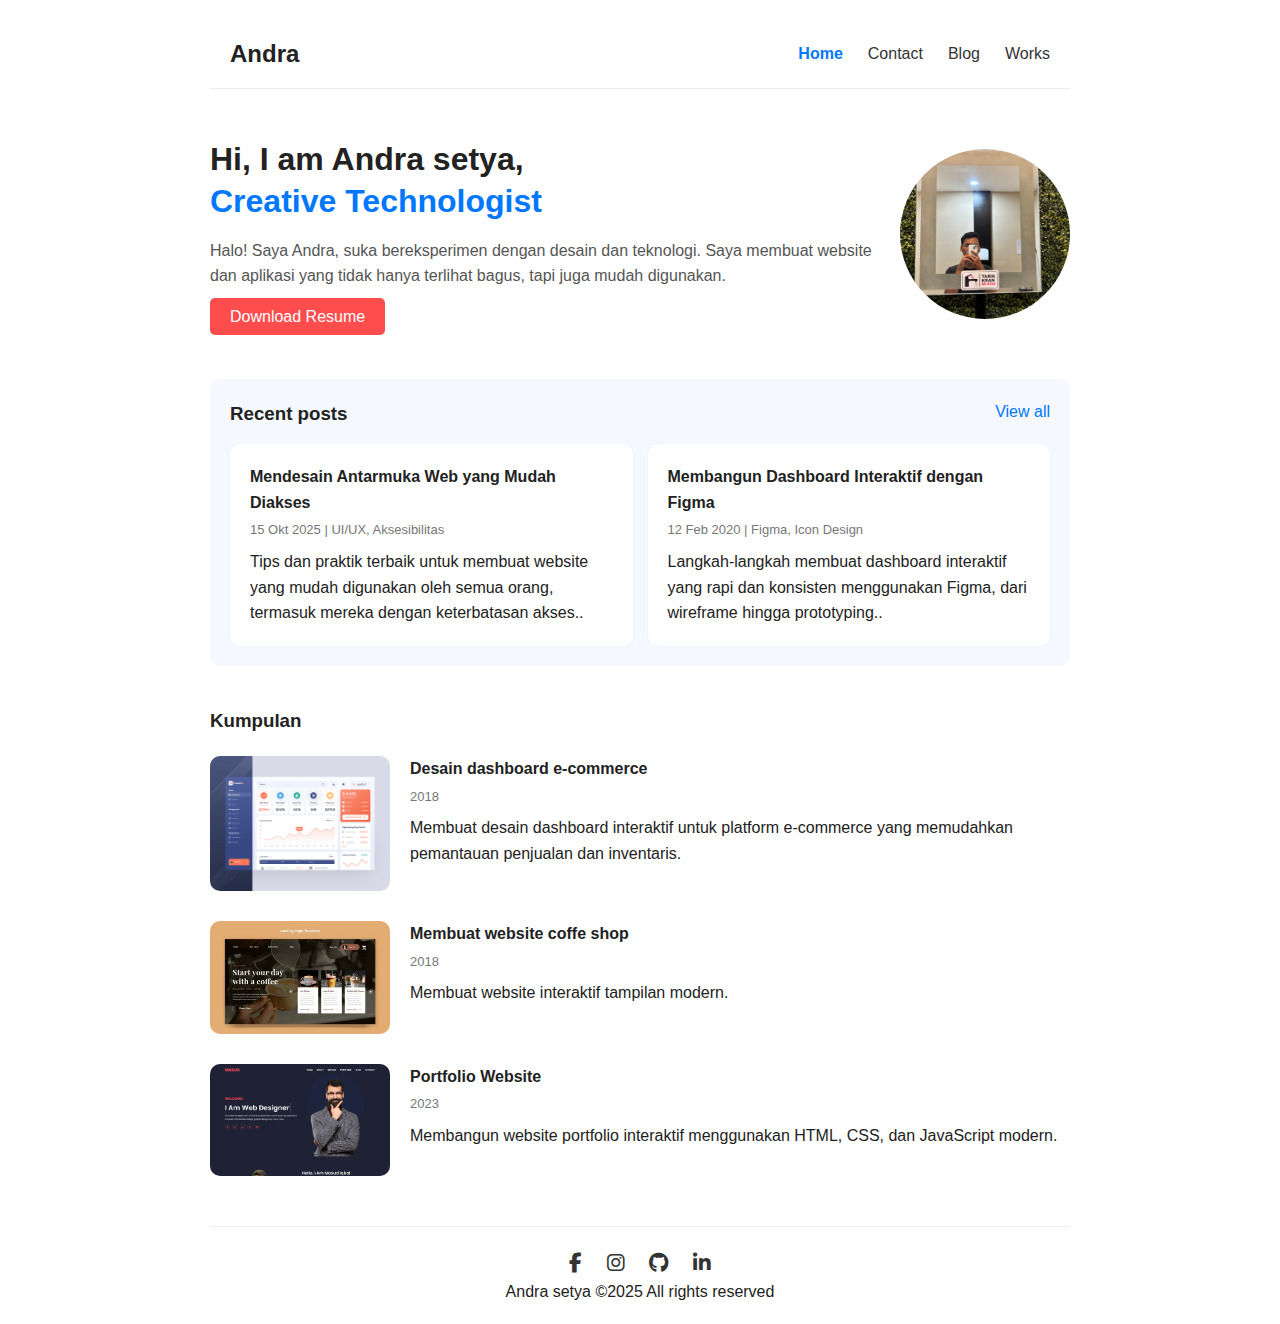
<file: index.html>
<!DOCTYPE html>
<html lang="en">

<head>
    <meta charset="UTF-8">
    <meta name="viewport" content="width=device-width, initial-scale=1.0">
    <title>Andra Setya Creative Technologist</title>
    <link rel="stylesheet" href="style.css">
    <link rel="stylesheet" href="https://cdnjs.cloudflare.com/ajax/libs/font-awesome/6.5.0/css/all.min.css">
</head>

<body>

    <header class="navbar">
        <h2 class="logo">Andra</h2>
        <nav id="nav-menu">
            <ul>
                <li><a href="index.html" class="active">Home</a></li>
                <li><a href="contact.html">Contact</a></li>
                <li><a href="blog.html">Blog</a></li>
                <li><a href="work.html">Works</a></li>
            </ul>
        </nav>
        <div class="menu-toggle" id="menu-toggle">&#9776;</div>
    </header>

    <section class="hero">
        <div class="hero-text">
            <h1>Hi, I am Andra setya, <br> <span>Creative Technologist</span></h1>
            <p>Halo! Saya Andra, suka bereksperimen dengan desain dan teknologi. Saya membuat website dan aplikasi yang
                tidak hanya terlihat bagus, tapi juga mudah digunakan.</p>
            <a href="#" class="btn">Download Resume</a>
        </div>
        <div class="hero-img">
            <img src="img/diri.jpg" alt="Andra Profile">
        </div>
    </section>

    <section class="recent-posts">
        <div class="section-header">
            <h3>Recent posts</h3>
            <a href="#">View all</a>
        </div>

        <div class="post-grid">
            <div class="post-card">
                <h4>Mendesain Antarmuka Web yang Mudah Diakses</h4>
                <p class="meta">15 Okt 2025 | UI/UX, Aksesibilitas</p>
                <p>Tips dan praktik terbaik untuk membuat website yang mudah digunakan oleh semua orang, termasuk mereka
                    dengan keterbatasan akses..</p>
            </div>
            <div class="post-card">
                <h4>Membangun Dashboard Interaktif dengan Figma</h4>
                <p class="meta">12 Feb 2020 | Figma, Icon Design</p>
                <p>Langkah-langkah membuat dashboard interaktif yang rapi dan konsisten menggunakan Figma, dari
                    wireframe hingga prototyping..</p>
            </div>
        </div>
    </section>

    <section class="featured-works">
        <h3>Kumpulan</h3>

        <div class="work-item">
            <img src="img/foto_dashboard.png" alt="Gambar Dashboard E-Commerce">
            <div class="work-text">
                <h4>Desain dashboard e-commerce</h4>
                <p class="work-meta">2018</p>
                <p>Membuat desain dashboard interaktif untuk platform e-commerce yang memudahkan pemantauan penjualan
                    dan inventaris.
                </p>
            </div>
        </div>

        <div class="work-item">
            <img src="img/kopi.webp" alt="Gambar Coffe Shop">
            <div class="work-text">
                <h4>Membuat website coffe shop</h4>
                <p class="work-meta">2018 </p>
                <p>Membuat website interaktif tampilan modern.
                </p>
            </div>
        </div>

        <div class="work-item">
            <img src="img/web_desain.jpg" alt="Portfolio Website">
            <div class="work-text">
                <h4>Portfolio Website</h4>
                <p class="work-meta">2023</p>
                <p>Membangun website portfolio interaktif menggunakan HTML, CSS, dan JavaScript modern.</p>
            </div>
        </div>

    </section>

    <footer id="contact">
        <div class="socials">
            <a href="https://facebook.com" target="_blank"><i class="fab fa-facebook-f"></i></a>
            <a href="https://instagram.com" target="_blank"><i class="fab fa-instagram"></i></a>
            <a href="https://github.com/Andra526" target="_blank"><i class="fab fa-github"></i></a>
            <a href="https://linkedin.com" target="_blank"><i class="fab fa-linkedin-in"></i></a>
        </div>
        <p>Andra setya ©2025 All rights reserved</p>
    </footer>

    <script>
        const toggle = document.getElementById('menu-toggle');
        const nav = document.querySelector('.navbar ul');
        toggle.addEventListener('click', () => {
            nav.classList.toggle('show');
        });
    </script>
</body>

</html>
</file>
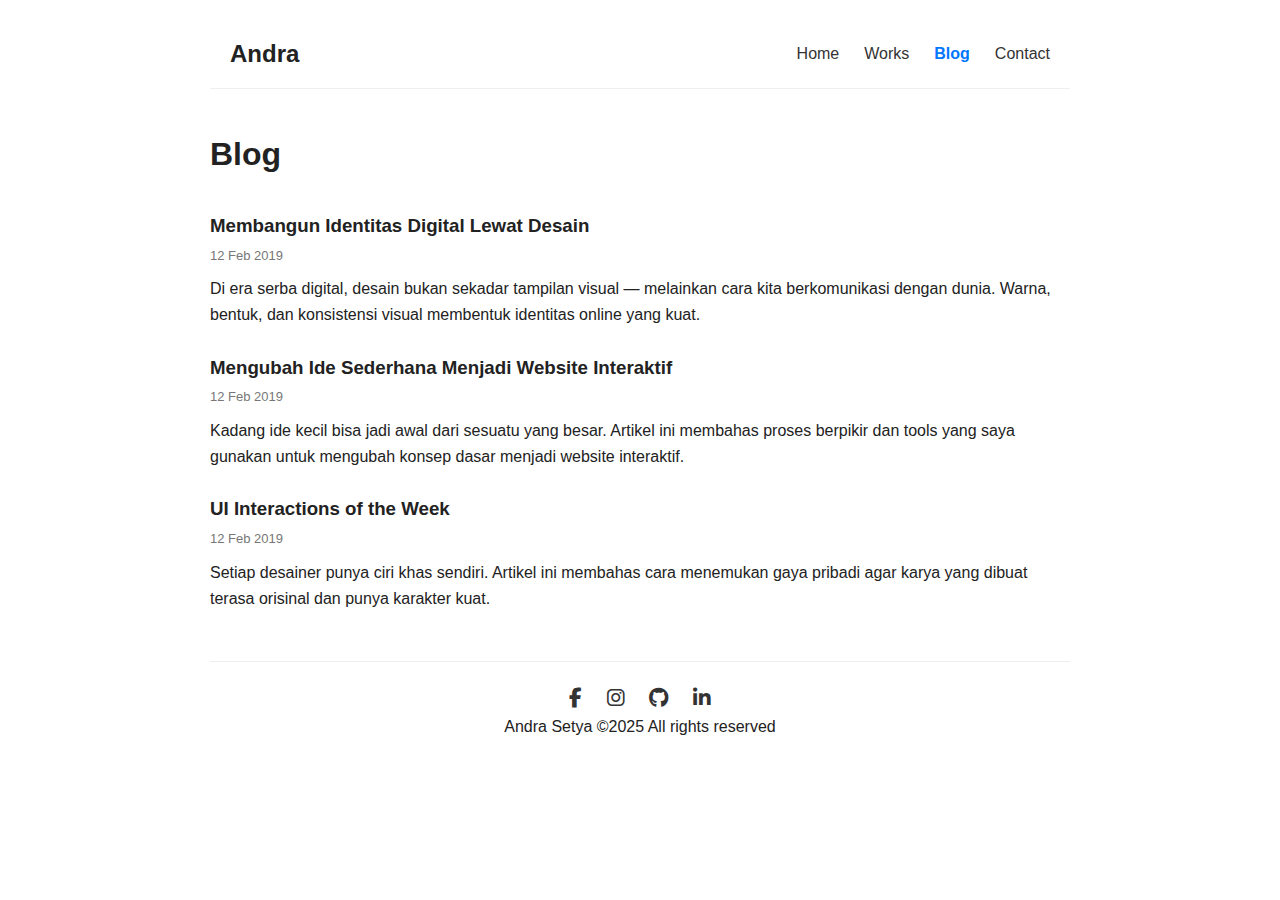
<file: blog.html>
<!DOCTYPE html>
<html lang="en">

<head>
    <meta charset="UTF-8">
    <meta name="viewport" content="width=device-width, initial-scale=1.0">
    <title>Blog - Andra setya</title>
    <link rel="stylesheet" href="style.css">
    <link rel="stylesheet"
        href="https://cdnjs.cloudflare.com/ajax/libs/font-awesome/6.5.0/css/all.min.css">
</head>

<body>

    <header class="navbar">
        <h2 class="logo">Andra</h2>
        <nav id="nav-menu">
            <ul>
                <li><a href="index.html">Home</a></li>
                <li><a href="index.html">Works</a></li>
                <li><a href="blog.html" class="active">Blog</a></li>
                <li><a href="contact.html">Contact</a></li>
            </ul>
        </nav>
        <div class="menu-toggle" id="menu-toggle">&#9776;</div>
    </header>

    <section class="blog-section">
        <h1>Blog</h1>

        <div class="blog-item">
            <h3><a href="#">Membangun Identitas Digital Lewat Desain</a></h3>
            <p class="meta">12 Feb 2019</p>
            <p>Di era serba digital, desain bukan sekadar tampilan visual — melainkan cara kita berkomunikasi dengan
                dunia. Warna, bentuk, dan konsistensi visual membentuk identitas online yang kuat.</p>
        </div>

        <div class="blog-item">
            <h3><a href="#">Mengubah Ide Sederhana Menjadi Website Interaktif</a></h3>
            <p class="meta">12 Feb 2019</p>
            <p>Kadang ide kecil bisa jadi awal dari sesuatu yang besar. Artikel ini membahas proses berpikir dan tools
                yang saya gunakan untuk mengubah konsep dasar menjadi website interaktif.</p>
        </div>

        <div class="blog-item">
            <h3><a href="#">UI Interactions of the Week</a></h3>
            <p class="meta">12 Feb 2019</p>
            <p>Setiap desainer punya ciri khas sendiri. Artikel ini membahas cara menemukan gaya pribadi agar karya yang
                dibuat terasa orisinal dan punya karakter kuat.</p>
        </div>
    </section>

    <footer id="contact">
        <div class="socials">
            <a href="https://facebook.com" target="_blank"><i class="fab fa-facebook-f"></i></a>
            <a href="https://instagram.com" target="_blank"><i class="fab fa-instagram"></i></a>
            <a href="https://github.com/Andra526" target="_blank"><i class="fab fa-github"></i></a>
            <a href="https://linkedin.com" target="_blank"><i class="fab fa-linkedin-in"></i></a>
        </div>
        <p>Andra Setya ©2025 All rights reserved</p>
    </footer>

    <script>
        const toggle = document.getElementById('menu-toggle');
        const nav = document.querySelector('.navbar ul');
        toggle.addEventListener('click', () => {
            nav.classList.toggle('show');
        });
    </script>

</body>

</html>
</file>
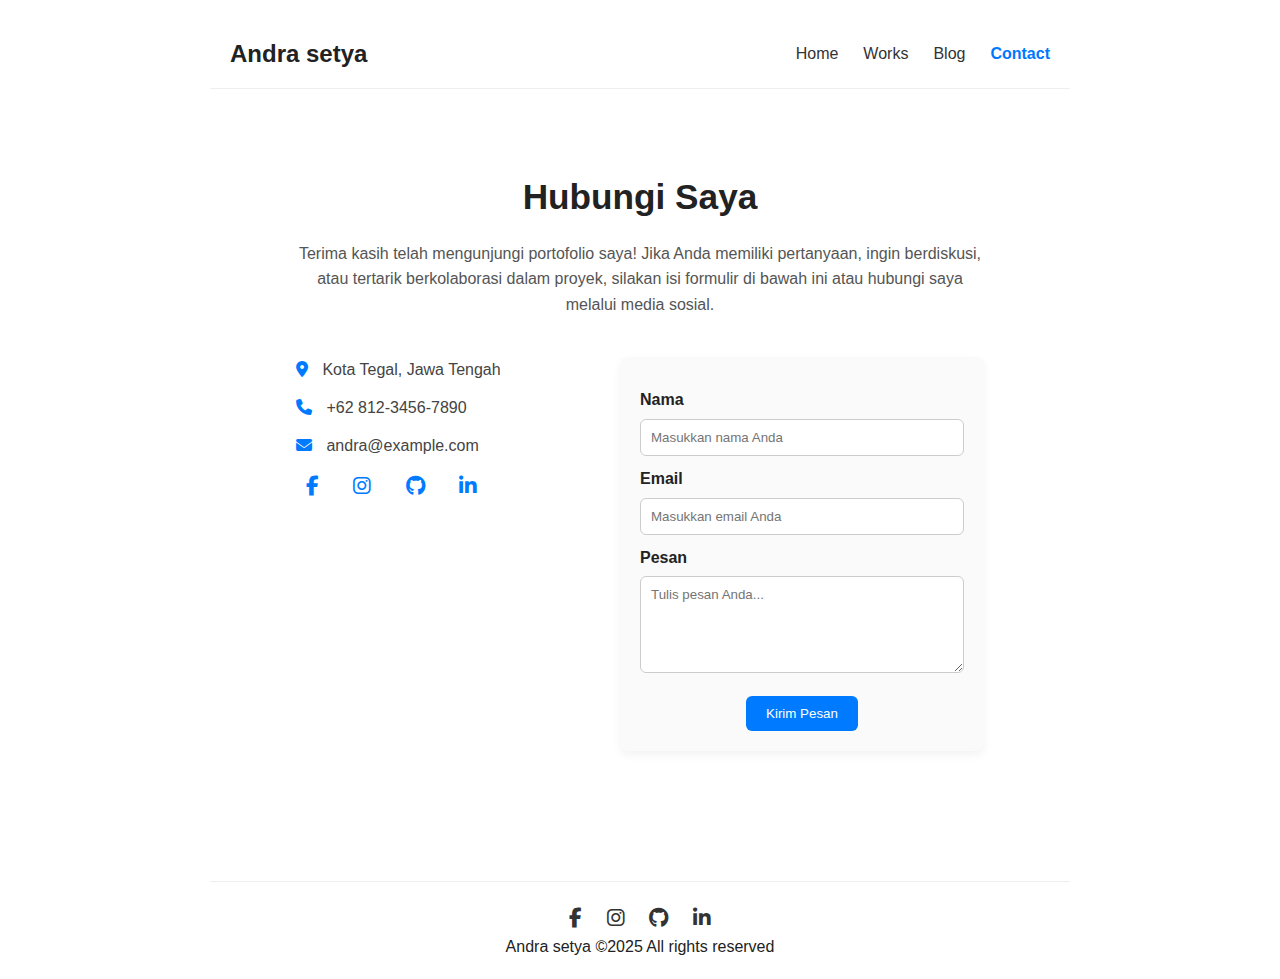
<file: contact.html>
<!DOCTYPE html>
<html lang="id">

<head>
    <meta charset="UTF-8">
    <meta name="viewport" content="width=device-width, initial-scale=1.0">
    <title>Contact Andra</title>
    <link rel="stylesheet" href="style.css">
    <link rel="stylesheet" href="https://cdnjs.cloudflare.com/ajax/libs/font-awesome/6.5.0/css/all.min.css">
</head>

<body>

    <header class="navbar">
        <h2 class="logo">Andra setya</h2>
        <nav id="nav-menu">
            <ul>
                <li><a href="index.html">Home</a></li>
                <li><a href="work.html">Works</a></li>
                <li><a href="blog.html">Blog</a></li>
                <li><a href="contact.html" class="active">Contact</a></li>
            </ul>
        </nav>
        <div class="menu-toggle" id="menu-toggle">&#9776;</div>
    </header>

    <section class="contact-page">
        <h1>Hubungi Saya</h1>
        <p>
            Terima kasih telah mengunjungi portofolio saya!
            Jika Anda memiliki pertanyaan, ingin berdiskusi, atau tertarik berkolaborasi dalam proyek,
            silakan isi formulir di bawah ini atau hubungi saya melalui media sosial.
        </p>

        <div class="contact-container">
            <div class="contact-info">
                <p><i class="fa-solid fa-location-dot"></i> Kota Tegal, Jawa Tengah</p>
                <p><i class="fa-solid fa-phone"></i> +62 812-3456-7890</p>
                <p><i class="fa-solid fa-envelope"></i> andra@example.com</p>

                <div class="socials">
                    <a href="https://facebook.com" target="_blank"><i class="fab fa-facebook-f"></i></a>
                    <a href="https://instagram.com" target="_blank"><i class="fab fa-instagram"></i></a>
                    <a href="https://github.com" target="_blank"><i class="fab fa-github"></i></a>
                    <a href="https://linkedin.com" target="_blank"><i class="fab fa-linkedin-in"></i></a>
                </div>
            </div>

            <form class="contact-form">
                <label for="name">Nama</label>
                <input type="text" id="name" placeholder="Masukkan nama Anda" required>

                <label for="email">Email</label>
                <input type="email" id="email" placeholder="Masukkan email Anda" required>

                <label for="message">Pesan</label>
                <textarea id="message" rows="5" placeholder="Tulis pesan Anda..." required></textarea>

                <button type="submit">Kirim Pesan</button>
            </form>
        </div>
    </section>

    <footer id="contact">
        <div class="socials">
            <a href="https://facebook.com" target="_blank"><i class="fab fa-facebook-f"></i></a>
            <a href="https://instagram.com" target="_blank"><i class="fab fa-instagram"></i></a>
            <a href="https://github.com/Andra526" target="_blank"><i class="fab fa-github"></i></a>
            <a href="https://linkedin.com" target="_blank"><i class="fab fa-linkedin-in"></i></a>
        </div>
        <p>Andra setya ©2025 All rights reserved</p>
    </footer>

    <script>
        const toggle = document.getElementById('menu-toggle');
        const navList = document.querySelector('.navbar ul');

        toggle.addEventListener('click', () => {
            navList.classList.toggle('show');
        });
    </script>
</body>

</html>
</file>
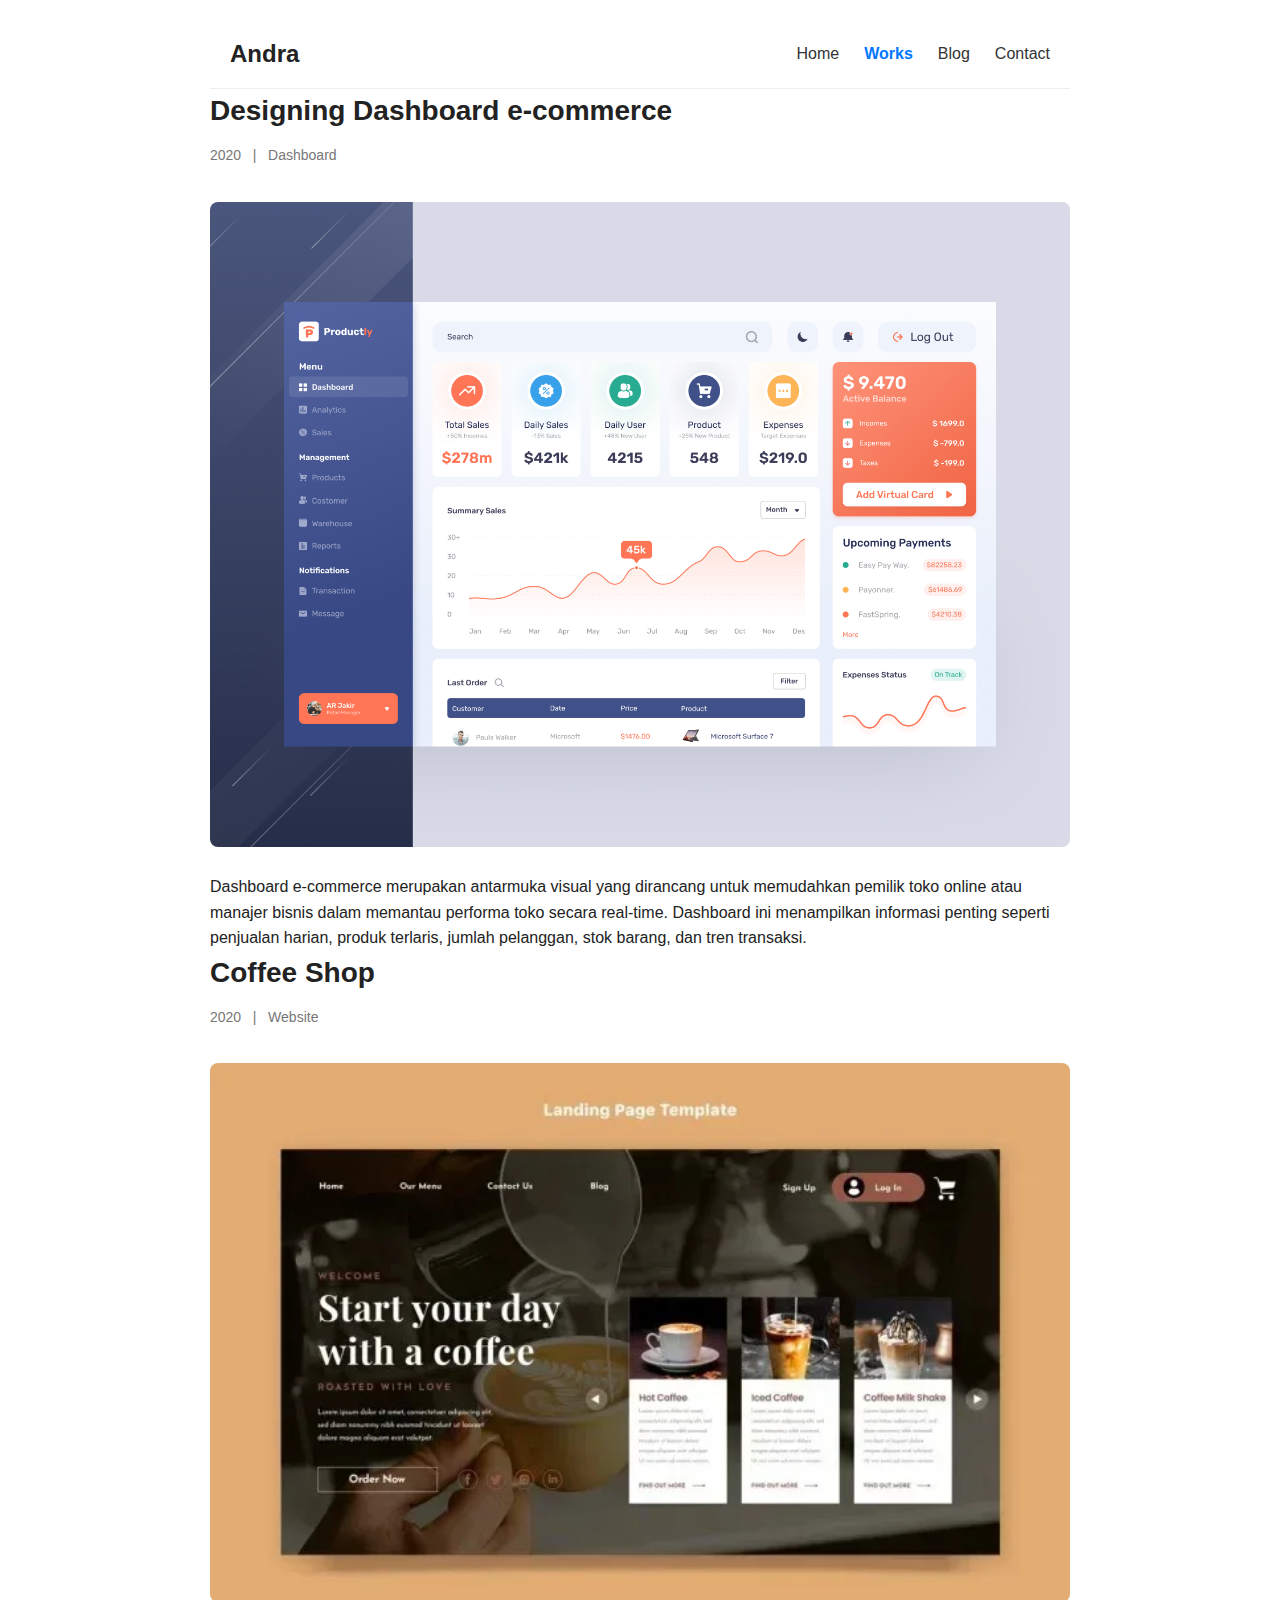
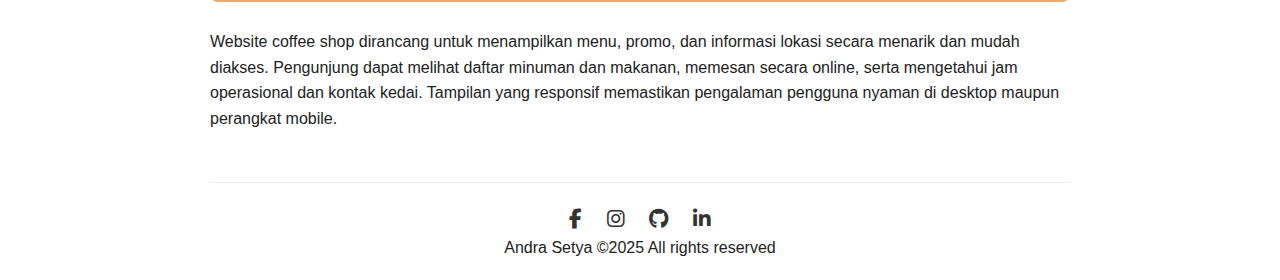
<file: work.html>
<!DOCTYPE html>
<html lang="en">

<head>
    <meta charset="UTF-8">
    <meta name="viewport" content="width=device-width, initial-scale=1.0">
    <title>Work Detail - Andra setya</title>
    <link rel="stylesheet" href="style.css">
    <link rel="stylesheet" href="https://cdnjs.cloudflare.com/ajax/libs/font-awesome/6.5.0/css/all.min.css">
</head>

<body>

    <header class="navbar">
        <h2 class="logo">Andra</h2>
        <nav id="nav-menu">
            <ul>
                <li><a href="index.html">Home</a></li>
                <li><a href="work.html" class="active">Works</a></li>
                <li><a href="blog.html">Blog</a></li>
                <li><a href="contact.html">Contact</a></li>
            </ul>
        </nav>
        <div class="menu-toggle" id="menu-toggle">&#9776;</div>
    </header>

    <section class="work-detail">
        <h1>Designing Dashboard e-commerce</h1>
        <p class="meta">2020 &nbsp; | &nbsp; Dashboard</p>
        <img src="img/foto_dashboard.png" alt="Dashboard">
        <p>Dashboard e-commerce merupakan antarmuka visual yang dirancang untuk memudahkan pemilik toko online atau
            manajer bisnis dalam memantau performa toko secara real-time. Dashboard ini menampilkan informasi penting
            seperti penjualan harian, produk terlaris, jumlah pelanggan, stok barang, dan tren transaksi.</p>
    </section>

    <section class="work-detail">
        <h1>Coffee Shop</h1>
        <p class="meta">2020 &nbsp; | &nbsp; Website</p>
        <img src="img/kopi.webp" alt="Coffee Shop">
        <p>Website coffee shop dirancang untuk menampilkan menu, promo, dan informasi lokasi secara menarik dan mudah
            diakses. Pengunjung dapat melihat daftar minuman dan makanan, memesan secara online, serta mengetahui jam
            operasional dan kontak kedai. Tampilan yang responsif memastikan pengalaman pengguna nyaman di desktop
            maupun perangkat mobile.</p>
    </section>

    <footer id="contact">
        <div class="socials">
            <a href="https://facebook.com" target="_blank"><i class="fab fa-facebook-f"></i></a>
            <a href="https://instagram.com" target="_blank"><i class="fab fa-instagram"></i></a>
            <a href="https://github.com/Andra526" target="_blank"><i class="fab fa-github"></i></a>
            <a href="https://linkedin.com" target="_blank"><i class="fab fa-linkedin-in"></i></a>
        </div>
        <p>Andra Setya ©2025 All rights reserved</p>
    </footer>

    <script>
        const toggle = document.getElementById('menu-toggle');
        const navList = document.querySelector('.navbar ul');

        toggle.addEventListener('click', () => {
            navList.classList.toggle('show');
        });
    </script>

</body>

</html>
</file>
<file: style.css>
/* DASAR  */
* {
  margin: 0;
  padding: 0;
  box-sizing: border-box;
  font-family: 'Poppins', sans-serif;
}

body {
  background: #fff;
  color: #222;
  line-height: 1.6;
  max-width: 900px;
  margin: auto;
  padding: 20px;
}

/*  NAVBAR  */
.navbar {
  display: flex;
  justify-content: space-between;
  align-items: center;
  padding: 15px 20px;
  background-color: #fff;
  position: sticky;
  top: 0;
  z-index: 1000;
  border-bottom: 1px solid #eee;
}

.logo {
  font-weight: 700;
  font-size: 24px;
}

.navbar ul {
  list-style: none;
  display: flex;
  gap: 25px;
}

.navbar a {
  text-decoration: none;
  color: #333;
  font-weight: 500;
  transition: 0.3s;
}

.navbar a:hover {
  color: #0077ff;
}

.navbar a.active {
  color: #0077ff;
  font-weight: 600;
}

.menu-toggle {
  display: none;
  font-size: 26px;
  cursor: pointer;
}

/*  HERO SECTION  */
.hero {
  display: flex;
  align-items: center;
  justify-content: space-between;
  flex-wrap: wrap;
  gap: 20px;
  margin: 50px 0;
}

.hero-text {
  flex: 1;
}

.hero-text h1 {
  font-size: 32px;
  line-height: 1.3;
}

.hero-text span {
  color: #0077ff;
}

.hero-text p {
  margin: 15px 0;
  color: #555;
}

.btn {
  background: #ff4d4d;
  color: white;
  padding: 10px 20px;
  border-radius: 5px;
  text-decoration: none;
  transition: 0.3s;
}

.btn:hover {
  background: #e63c3c;
}

.hero-img img {
  width: 170px;
  height: 170px;
  object-fit: cover;
  border-radius: 50%;
  display: block;
  margin: 0 auto;
}

/*  RECENT POSTS  */
.recent-posts {
  background: #f5f9ff;
  padding: 20px;
  border-radius: 10px;
  margin-bottom: 40px;
}

.section-header {
  display: flex;
  justify-content: space-between;
  margin-bottom: 15px;
}

.section-header a {
  color: #0077ff;
  text-decoration: none;
}

.section-header a:hover {
  text-decoration: underline;
}

.post-grid {
  display: grid;
  grid-template-columns: 1fr 1fr;
  gap: 15px;
}

.post-card {
  background: #fff;
  padding: 20px;
  border-radius: 10px;
  box-shadow: 0 0 3px rgba(0, 0, 0, 0.05);
}

.post-card h4 {
  margin-bottom: 5px;
}

.meta {
  color: #777;
  font-size: 13px;
  margin-bottom: 8px;
}

/*  FEATURED WORKS  */
.featured-works {
  margin-top: 40px;
}

.featured-works h3 {
  margin-bottom: 20px;
}

.work-item {
  display: flex;
  gap: 20px;
  margin-bottom: 30px;
}

.work-item img {
  width: 180px;
  border-radius: 10px;
}

.work-text h4 {
  margin-bottom: 5px;
}

.work-meta {
  font-size: 13px;
  color: #777;
  margin-bottom: 8px;
}

/*  FOOTER  */
footer {
  text-align: center;
  border-top: 1px solid #eee;
  padding-top: 20px;
  margin-top: 50px;
}

.socials a {
  margin: 0 10px;
  font-size: 20px;
  text-decoration: none;
  color: #333;
  transition: 0.3s;
}

.socials a:hover {
  color: #0077ff;
}

/*  BLOG PAGE  */
.blog-section {
  margin-top: 40px;
}

.blog-section h1 {
  font-size: 32px;
  margin-bottom: 30px;
}

.blog-item {
  margin-bottom: 25px;
}

.blog-item h3 a {
  text-decoration: none;
  color: #222;
}

.blog-item h3 a:hover {
  color: #0077ff;
}

.blog-item .meta {
  font-size: 13px;
  color: #777;
  margin: 5px 0 10px;
}

/*  WORK PAGE  */
.work-list {
  margin-top: 40px;
}

.work-list h1 {
  font-size: 32px;
  margin-bottom: 30px;
}

.work-item h3 a {
  text-decoration: none;
  color: #222;
}

.work-item h3 a:hover {
  color: #0077ff;
}

/* WORK DETAIL  */
.work-detail img {
  width: 100%;
  margin: 20px 0;
  border-radius: 8px;
}

.work-detail h1 {
  font-size: 28px;
  margin-bottom: 10px;
}

.work-detail .meta {
  font-size: 14px;
  color: #777;
  margin-bottom: 15px;
}

/* ====== CONTACT  ====== */
.contact-page {
  padding: 80px 10%;
  text-align: center;
}

.contact-page h1 {
  font-size: 2.2em;
  margin-bottom: 15px;
}

.contact-page p {
  max-width: 700px;
  margin: 0 auto 30px;
  line-height: 1.6;
  color: #555;
}

.contact-container {
  display: flex;
  justify-content: space-between;
  flex-wrap: wrap;
  margin-top: 40px;
}

.contact-info {
  flex: 1;
  min-width: 280px;
  text-align: left;
}

.contact-info p {
  margin-bottom: 12px;
  font-size: 1em;
  color: #444;
}

.contact-info i {
  color: #007bff;
  margin-right: 10px;
}

.contact-form {
  flex: 1;
  min-width: 280px;
  background: #fafafa;
  padding: 20px;
  border-radius: 8px;
  box-shadow: 0 4px 10px rgba(0, 0, 0, 0.05);
}

.contact-form label {
  display: block;
  text-align: left;
  font-weight: 600;
  margin-top: 10px;
}

.contact-form input,
.contact-form textarea {
  width: 100%;
  padding: 10px;
  margin-top: 6px;
  border: 1px solid #ccc;
  border-radius: 6px;
}

.contact-form button {
  margin-top: 15px;
  padding: 10px 20px;
  background-color: #007bff;
  color: #fff;
  border: none;
  border-radius: 6px;
  cursor: pointer;
  transition: 0.3s;
}

.contact-form button:hover {
  background-color: #0056b3;
}

@media (max-width: 768px) {
  .navbar ul {
    display: none;
    flex-direction: column;
    position: absolute;
    top: 60px;
    right: 20px;
    background-color: #fff;
    width: 180px;
    border-radius: 10px;
    box-shadow: 0 2px 8px rgba(0, 0, 0, 0.2);
    padding: 10px 0;
  }

  .navbar ul.show {
    display: flex;
  }

  .menu-toggle {
    display: block;
  }

  .navbar ul li {
    text-align: center;
    padding: 10px 0;
  }

  .hero {
    flex-direction: column-reverse;
    text-align: center;
  }

  .post-grid {
    grid-template-columns: 1fr;
  }

  .work-item {
    flex-direction: column;
  }

  .work-item img {
    width: 100%;
  }

  .contact-container {
    flex-direction: column;
  }

  .contact-info {
    text-align: center;
  }
}
</file>
